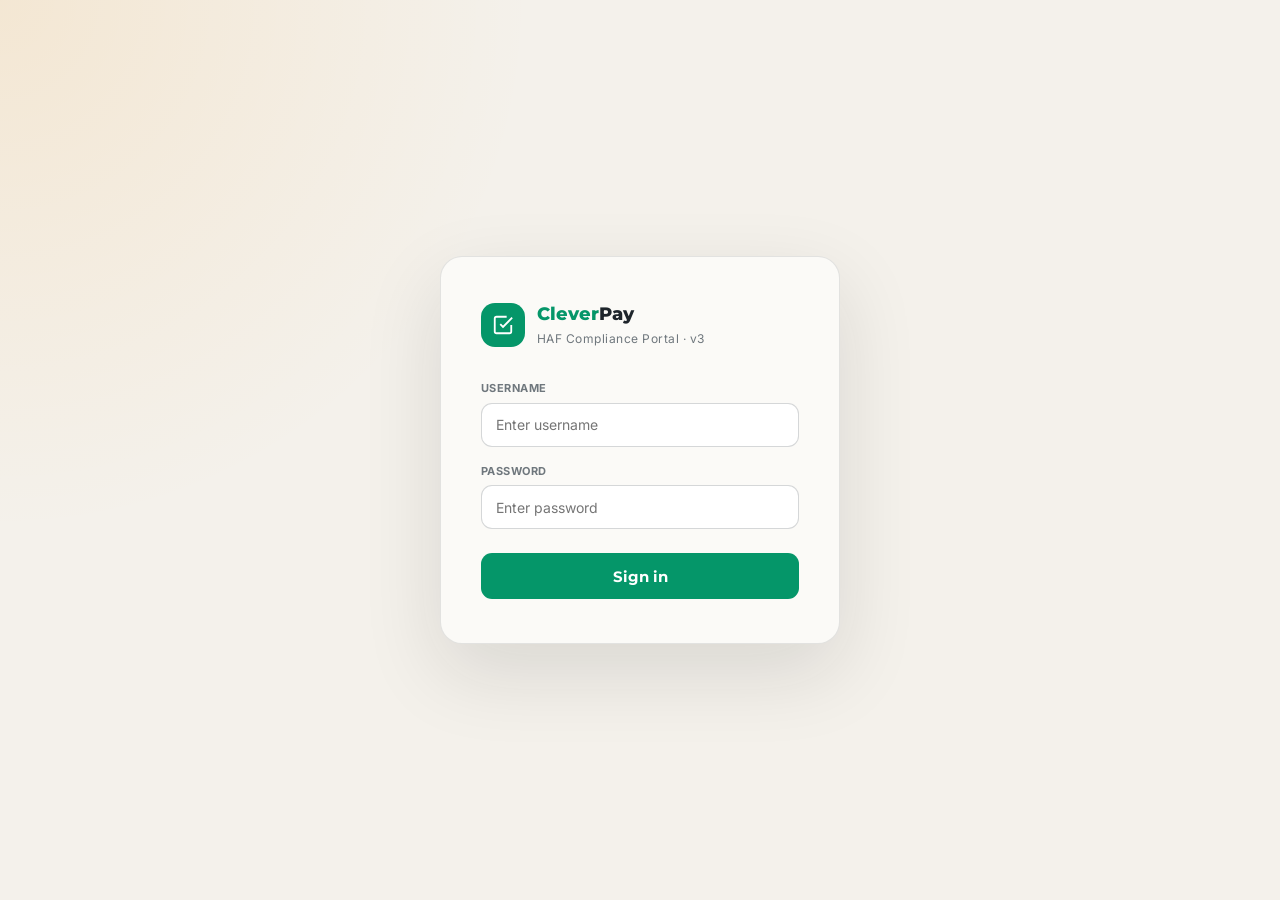
<file: index.html>
<!DOCTYPE html>
<html lang="en">
<head>
<meta charset="UTF-8">
<meta name="viewport" content="width=device-width, initial-scale=1.0">
<title>CleverPay — Compliance Portal v3</title>
<link rel="preconnect" href="https://fonts.googleapis.com">
<link rel="preconnect" href="https://fonts.gstatic.com" crossorigin>
<link href="https://fonts.googleapis.com/css2?family=Inter:wght@400;500;600;700&family=Montserrat:wght@700;800;900&display=swap" rel="stylesheet">
<link rel="stylesheet" href="cp-styles1.css">
<link rel="stylesheet" href="cp-styles2.css">
</head>
<body>
<div id="login-screen">
  <div class="lbox">
    <div class="llogo">
      <div class="llogo-ic">
        <svg viewBox="0 0 24 24"><path d="M9 11l3 3L22 4"/><path d="M21 12v7a2 2 0 01-2 2H5a2 2 0 01-2-2V5a2 2 0 012-2h11"/></svg>
      </div>
      <div>
        <div class="llogo-nm"><span>Clever</span>Pay</div>
        <div class="llogo-sub">HAF Compliance Portal · v3</div>
      </div>
    </div>
    <div class="lfield">
      <label>Username</label>
      <input type="text" id="lu" placeholder="Enter username" autocomplete="off">
    </div>
    <div class="lfield">
      <label>Password</label>
      <input type="password" id="lp" placeholder="Enter password" onkeydown="if(event.key==='Enter')doLogin()">
    </div>
    <button class="lbtn" onclick="doLogin()">Sign in</button>
    <div class="lerr" id="lerr">Incorrect username or password.</div>
  </div>
</div>
<div id="app">
<div class="app">
  <aside class="sidebar">
    <div class="brand">
      <div class="brand-ic">
        <svg viewBox="0 0 24 24"><path d="M9 11l3 3L22 4"/><path d="M21 12v7a2 2 0 01-2 2H5a2 2 0 01-2-2V5a2 2 0 012-2h11"/></svg>
      </div>
      <div>
        <div class="brand-nm"><span>Clever</span>Pay</div>
        <div class="brand-tg">Compliance Portal</div>
      </div>
    </div>
    <div class="ustrip">
      <div class="uav" id="s-av">??</div>
      <div>
        <div class="unm" id="s-nm">—</div>
        <div class="url" id="s-rl">—</div>
      </div>
    </div>
    <nav class="nav">
      <div class="nlbl">Review</div>
      <button class="nb active" id="nb-dashboard" onclick="showPage('dashboard')">
        <svg viewBox="0 0 24 24"><rect x="3" y="3" width="7" height="7"/><rect x="14" y="3" width="7" height="7"/><rect x="14" y="14" width="7" height="7"/><rect x="3" y="14" width="7" height="7"/></svg>Dashboard
      </button>
      <button class="nb" id="nb-queue" onclick="showPage('queue')">
        <svg viewBox="0 0 24 24"><line x1="8" y1="6" x2="21" y2="6"/><line x1="8" y1="12" x2="21" y2="12"/><line x1="8" y1="18" x2="21" y2="18"/><line x1="3" y1="6" x2="3.01" y2="6"/><line x1="3" y1="12" x2="3.01" y2="12"/><line x1="3" y1="18" x2="3.01" y2="18"/></svg>Review Queue
        <span class="nbbadge a" id="nb-queue-badge">3</span>
      </button>
      <div class="nsep"></div>
      <div class="nlbl">Inboxes</div>
      <button class="nb" id="nb-gdrive" onclick="showPage('gdrive')">
        <svg viewBox="0 0 24 24"><path d="M22 19a2 2 0 01-2 2H4a2 2 0 01-2-2V5a2 2 0 012-2h5l2 3h9a2 2 0 012 2z"/></svg>Google Drive
      </button>
      <button class="nb" id="nb-cpdirect" onclick="showPage('cpdirect')">
        <svg viewBox="0 0 24 24"><polyline points="16 16 12 12 8 16"/><line x1="12" y1="12" x2="12" y2="21"/><path d="M20.39 18.39A5 5 0 0018 9h-1.26A8 8 0 103 16.3"/></svg>CP Direct
      </button>
      <div class="nsep"></div>
      <div class="nlbl">Drivers</div>
      <button class="nb" id="nb-crm" onclick="showPage('crm')">
        <svg viewBox="0 0 24 24"><path d="M17 21v-2a4 4 0 00-4-4H5a4 4 0 00-4 4v2"/><circle cx="9" cy="7" r="4"/><path d="M23 21v-2a4 4 0 00-3-3.87"/><path d="M16 3.13a4 4 0 010 7.75"/></svg>Driver CRM
      </button>
      <button class="nb" id="nb-missing" onclick="showPage('missing')">
        <svg viewBox="0 0 24 24"><circle cx="12" cy="12" r="10"/><line x1="12" y1="8" x2="12" y2="12"/><line x1="12" y1="16" x2="12.01" y2="16"/></svg>Missing Docs
        <span class="nbbadge" id="nb-missing-badge">2</span>
      </button>
      <button class="nb" id="nb-expiry" onclick="showPage('expiry')">
        <svg viewBox="0 0 24 24"><circle cx="12" cy="12" r="10"/><polyline points="12 6 12 12 16 14"/></svg>Expiry &amp; Renewals
      </button>
      <button class="nb" id="nb-rag" onclick="showPage('rag')">
        <svg viewBox="0 0 24 24"><polyline points="22 12 18 12 15 21 9 3 6 12 2 12"/></svg>RAG Board
      </button>
      <div class="nsep"></div>
      <div class="nlbl">Integrations</div>
      <button class="nb" id="nb-plnasync" onclick="showPage('plnasync')">
        <svg viewBox="0 0 24 24"><polyline points="23 4 23 10 17 10"/><polyline points="1 20 1 14 7 14"/><path d="M3.51 9a9 9 0 0114.85-3.36L23 10M1 14l4.64 4.36A9 9 0 0020.49 15"/></svg>PLNA Sync
      </button>
      <button class="nb" id="nb-knect" onclick="showPage('knect')">
        <svg viewBox="0 0 24 24"><path d="M10 13a5 5 0 007.54.54l3-3a5 5 0 00-7.07-7.07l-1.72 1.71"/><path d="M14 11a5 5 0 00-7.54-.54l-3 3a5 5 0 007.07 7.07l1.71-1.71"/></svg>KNECT Eligibility
      </button>
      <div class="nsep"></div>
      <div class="nlbl">Communication</div>
      <button class="nb" id="nb-messages" onclick="showPage('messages')">
        <svg viewBox="0 0 24 24"><path d="M21 15a2 2 0 01-2 2H7l-4 4V5a2 2 0 012-2h14a2 2 0 012 2z"/></svg>Messages
      </button>
      <button class="nb" id="nb-audit" onclick="showPage('audit')">
        <svg viewBox="0 0 24 24"><path d="M14 2H6a2 2 0 00-2 2v16a2 2 0 002 2h12a2 2 0 002-2V8z"/><polyline points="14 2 14 8 20 8"/><line x1="16" y1="13" x2="8" y2="13"/><line x1="16" y1="17" x2="8" y2="17"/><polyline points="10 9 9 9 8 9"/></svg>Audit Trail
      </button>
      <div class="nsep"></div>
      <div class="nlbl">Management</div>
      <button class="nb" id="nb-reports" onclick="showPage('reports')">
        <svg viewBox="0 0 24 24"><line x1="18" y1="20" x2="18" y2="10"/><line x1="12" y1="20" x2="12" y2="4"/><line x1="6" y1="20" x2="6" y2="14"/></svg>Reports
      </button>
      <button class="nb" id="nb-docrules" onclick="showPage('docrules')">
        <svg viewBox="0 0 24 24"><circle cx="12" cy="12" r="3"/><path d="M19.07 4.93l-1.41 1.41"/><path d="M4.93 4.93l1.41 1.41"/><path d="M19.07 19.07l-1.41-1.41"/><path d="M4.93 19.07l1.41-1.41"/><path d="M12 2v2"/><path d="M12 20v2"/><path d="M2 12h2"/><path d="M20 12h2"/></svg>Doc Rules
      </button>
      <button class="nb" id="nb-settings" style="display:none" onclick="showPage('settings')">
        <svg viewBox="0 0 24 24"><rect x="3" y="11" width="18" height="11" rx="2" ry="2"/><path d="M7 11V7a5 5 0 0110 0v4"/></svg>Settings
        <span style="font-size:9px;margin-left:auto;opacity:.5;font-weight:700;">Admin</span>
      </button>
      <div class="nsep"></div>
      <div class="nlbl">HAF Network</div>
      <a href="haf-index.html" class="nb">
        <svg viewBox="0 0 24 24"><path d="M3 9l9-7 9 7v11a2 2 0 01-2 2H5a2 2 0 01-2-2z"/><polyline points="9 22 9 12 15 12 15 22"/></svg>HAF Hub<span class="nb-ext">→</span>
      </a>
      <a href="knect-v2.html" class="nb">
        <svg viewBox="0 0 24 24"><path d="M10 13a5 5 0 007.54.54l3-3a5 5 0 00-7.07-7.07l-1.72 1.71"/><path d="M14 11a5 5 0 00-7.54-.54l-3 3a5 5 0 007.07 7.07l1.71-1.71"/></svg>HAF KNECT<span class="nb-ext">→</span>
      </a>
      <a href="plna-github/dashboard.html" class="nb">
        <svg viewBox="0 0 24 24"><rect x="1" y="3" width="15" height="13" rx="2"/><polygon points="16 8 20 8 23 11 23 16 16 16 16 8"/><circle cx="5.5" cy="18.5" r="2.5"/><circle cx="18.5" cy="18.5" r="2.5"/></svg>HAF PLNA<span class="nb-ext">→</span>
      </a>
    </nav>
    <div class="sfoot">
      <div class="throw">
        <span>
          <svg viewBox="0 0 24 24" class="ico-sun"><circle cx="12" cy="12" r="5"/><line x1="12" y1="1" x2="12" y2="3"/><line x1="12" y1="21" x2="12" y2="23"/><line x1="4.22" y1="4.22" x2="5.64" y2="5.64"/><line x1="18.36" y1="18.36" x2="19.78" y2="19.78"/><line x1="1" y1="12" x2="3" y2="12"/><line x1="21" y1="12" x2="23" y2="12"/><line x1="4.22" y1="19.78" x2="5.64" y2="18.36"/><line x1="18.36" y1="5.64" x2="19.78" y2="4.22"/></svg>
          Theme
        </span>
        <button class="ttog" onclick="toggleTheme()">
          <div class="knob">
            <svg class="ico-sun" viewBox="0 0 24 24"><circle cx="12" cy="12" r="5"/><line x1="12" y1="1" x2="12" y2="3"/><line x1="12" y1="21" x2="12" y2="23"/><line x1="4.22" y1="4.22" x2="5.64" y2="5.64"/></svg>
            <svg class="ico-moon" viewBox="0 0 24 24"><path d="M21 12.79A9 9 0 1111.21 3 7 7 0 0021 12.79z"/></svg>
          </div>
        </button>
      </div>
      <button class="sbtn" onclick="doLogout()">Sign out</button>
    </div>
  </aside>
  <main class="workspace">
    <div class="topbar">
      <div class="tb-ttl" id="tb-ttl">CLEVERPAY · <b>DASHBOARD</b></div>
      <div class="tb-act" id="tb-act"></div>
    </div>
    <div class="canvas" id="canvas"></div>
  </main>
</div>
</div>
<div class="mbg" id="edit-modal">
  <div class="mbox">
    <div class="mhead">
      <h2 id="edit-modal-title">Edit Compliance</h2>
      <button class="mcls" onclick="closeModal('edit-modal')">×</button>
    </div>
    <div id="edit-modal-body"></div>
  </div>
</div>
<script src="cp-data.js"></script>
<script src="cp-pages1.js"></script>
<script src="cp-pages2.js"></script>
<script src="cp-pages2b.js"></script>
<script src="cp-pages3.js"></script>
</body>
</html>
</file>
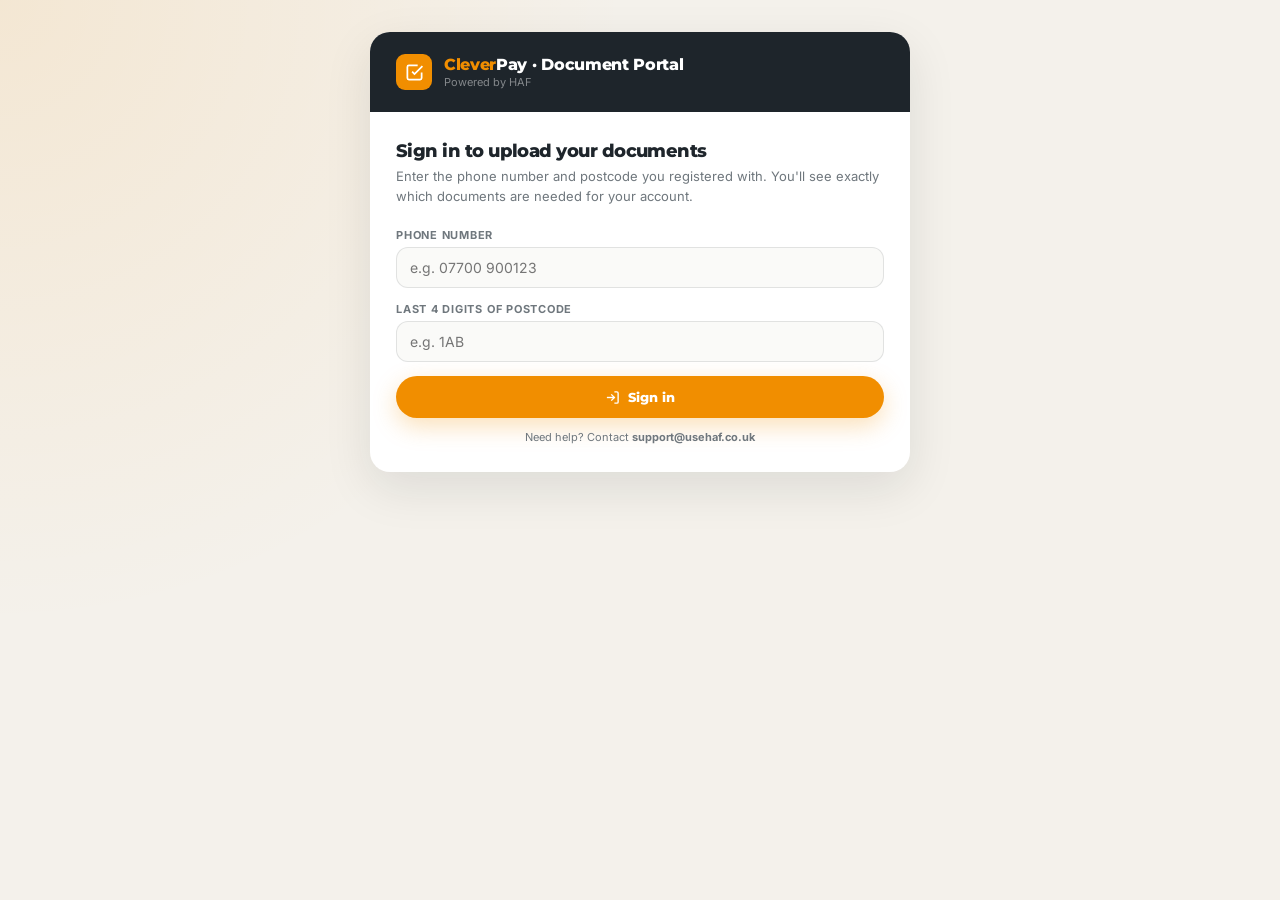
<file: upload.html>
<!DOCTYPE html>
<html lang="en">
<head>
<meta charset="UTF-8">
<meta name="viewport" content="width=device-width,initial-scale=1.0">
<title>Document Portal — CleverPay × HAF</title>
<link href="https://fonts.googleapis.com/css2?family=Inter:wght@400;500;600;700&family=Montserrat:wght@700;800&display=swap" rel="stylesheet">
<style>
:root{--or:#f18e00;--bg:#f4f1eb;--dk:#1e252b;--mu:#6f777d;--ln:rgba(47,55,62,.12);--gr:#2a7d4f;--am:#b98530;--rd:#b4483f}
*{box-sizing:border-box;margin:0;padding:0}
body{font-family:"Inter",sans-serif;background:radial-gradient(circle at top left,rgba(241,142,0,.10),transparent 40%),var(--bg);min-height:100vh;color:var(--dk);-webkit-font-smoothing:antialiased}
.page{min-height:100vh;display:flex;flex-direction:column;align-items:center;justify-content:flex-start;padding:32px 16px 48px}
.card{background:#fff;border-radius:20px;box-shadow:0 16px 48px rgba(22,25,27,.10);width:100%;max-width:540px;overflow:hidden}
.hd{background:var(--dk);padding:22px 26px;display:flex;align-items:center;gap:12px}
.hi{width:36px;height:36px;background:var(--or);border-radius:9px;display:flex;align-items:center;justify-content:center;flex-shrink:0}
.hi svg{width:19px;height:19px;stroke:#fff;fill:none;stroke-width:2.2}
.hn{font-family:"Montserrat",sans-serif;font-size:16px;font-weight:800;color:#fff;letter-spacing:-.02em}
.hn span{color:var(--or)}
.hs{font-size:11px;color:rgba(255,255,255,.45);margin-top:1px}
#login{padding:28px 26px}
#login h1{font-family:"Montserrat",sans-serif;font-size:18px;font-weight:800;letter-spacing:-.03em;margin-bottom:5px}
#login p{font-size:13px;color:var(--mu);line-height:1.5;margin-bottom:22px}
.fl{margin-bottom:14px}
.fl label{display:block;font-size:11px;font-weight:700;color:var(--mu);letter-spacing:.07em;text-transform:uppercase;margin-bottom:5px}
.fl input{width:100%;padding:11px 13px;border:1.5px solid var(--ln);border-radius:12px;font-size:14px;font-family:inherit;color:var(--dk);background:#fafaf8;outline:none;transition:border-color .15s}
.fl input:focus{border-color:var(--or)}
.err{display:none;font-size:12px;color:var(--rd);margin-top:8px;padding:9px 12px;background:#fdf2f2;border-radius:9px}
.pbtn{width:100%;padding:13px;background:var(--or);color:#fff;font-family:"Montserrat",sans-serif;font-size:13px;font-weight:800;border:none;border-radius:999px;cursor:pointer;box-shadow:0 8px 24px rgba(241,142,0,.28);transition:transform .12s;margin-top:6px;display:flex;align-items:center;justify-content:center;gap:8px}
.pbtn:hover{transform:translateY(-1px)}
.pbtn svg{width:15px;height:15px;stroke:#fff;fill:none;stroke-width:2.2}
.hint{font-size:11px;color:var(--mu);text-align:center;margin-top:12px}
#dash{display:none}
.dh{padding:18px 26px 0;display:flex;align-items:flex-start;justify-content:space-between;gap:10px;flex-wrap:wrap}
.dh h2{font-family:"Montserrat",sans-serif;font-size:15px;font-weight:800;letter-spacing:-.03em}
.dh p{font-size:12px;color:var(--mu);margin-top:2px}
.btype{font-size:10px;font-weight:700;padding:4px 10px;border-radius:999px;background:rgba(241,142,0,.12);color:#8a5a00;letter-spacing:.04em;text-transform:uppercase;white-space:nowrap}
.pb{margin:14px 26px 0;background:var(--ln);border-radius:999px;height:5px;overflow:hidden}
.pf{height:100%;background:var(--or);border-radius:999px;transition:width .5s}
.pl{margin:5px 26px 12px;font-size:11px;color:var(--mu);display:flex;justify-content:space-between}
.noti{margin:0 26px 16px;background:#fff9f0;border:1.5px solid rgba(241,142,0,.22);border-radius:11px;padding:10px 13px;font-size:12px;color:#8a5a00;line-height:1.5}
.noti b{font-weight:700}
.dl{padding:0 26px 26px;display:flex;flex-direction:column;gap:9px}
.di{border:1.5px solid var(--ln);border-radius:13px;padding:13px 14px;display:flex;align-items:center;gap:11px}
.di.ok{border-color:rgba(42,125,79,.25);background:#edf7f1}
.di.pend{border-color:rgba(185,133,48,.25);background:#fff8eb}
.di.exp{border-color:rgba(180,72,63,.25);background:#fdf2f2}
.dic{width:34px;height:34px;border-radius:9px;display:flex;align-items:center;justify-content:center;flex-shrink:0;background:rgba(47,55,62,.07)}
.di.ok .dic{background:rgba(42,125,79,.12)}
.di.pend .dic{background:rgba(185,133,48,.12)}
.di.exp .dic{background:rgba(180,72,63,.12)}
.dic svg{width:16px;height:16px;fill:none;stroke-width:2;stroke:var(--mu)}
.di.ok .dic svg{stroke:var(--gr)}
.di.pend .dic svg{stroke:var(--am)}
.di.exp .dic svg{stroke:var(--rd)}
.din{flex:1;min-width:0}
.dnm{font-size:13px;font-weight:600}
.dsb{font-size:11px;color:var(--mu);margin-top:1px;overflow:hidden;text-overflow:ellipsis;white-space:nowrap}
.chip{display:inline-flex;font-size:10px;font-weight:700;padding:2px 7px;border-radius:999px;letter-spacing:.03em;text-transform:uppercase;margin-top:4px}
.cn{background:rgba(47,55,62,.08);color:var(--mu)}
.co{background:rgba(42,125,79,.12);color:var(--gr)}
.cp{background:rgba(185,133,48,.12);color:var(--am)}
.ce{background:rgba(180,72,63,.12);color:var(--rd)}
.ubtn{padding:8px 13px;background:var(--or);color:#fff;font-size:11px;font-weight:700;border:none;border-radius:999px;cursor:pointer;font-family:inherit;white-space:nowrap}
.rbtn{padding:8px 13px;background:none;color:var(--mu);font-size:11px;font-weight:600;border:1.5px solid var(--ln);border-radius:999px;cursor:pointer;font-family:inherit;white-space:nowrap}
.sft{padding:14px 26px;border-top:1px solid var(--ln);display:flex;align-items:center;justify-content:space-between}
.sft span{font-size:11px;color:var(--mu)}
.sobt{padding:6px 13px;background:none;border:1.5px solid var(--ln);border-radius:999px;font-size:11px;font-weight:600;color:var(--mu);cursor:pointer;font-family:inherit}
.ov{display:none;position:fixed;inset:0;background:rgba(0,0,0,.4);z-index:100;align-items:center;justify-content:center;padding:16px}
.ov.show{display:flex}
.mod{background:#fff;border-radius:18px;width:100%;max-width:400px;overflow:hidden;box-shadow:0 24px 72px rgba(0,0,0,.18)}
.mhd{background:var(--dk);padding:18px 22px;display:flex;align-items:center;justify-content:space-between}
.mhd h3{font-family:"Montserrat",sans-serif;font-size:14px;font-weight:800;color:#fff;letter-spacing:-.02em}
.mhd button{background:none;border:none;color:rgba(255,255,255,.4);font-size:20px;cursor:pointer;line-height:1}
.mbd{padding:22px}
.dz{border:2px dashed rgba(47,55,62,.2);border-radius:13px;padding:26px 18px;text-align:center;cursor:pointer;transition:.15s;background:#fafaf8;position:relative}
.dz:hover,.dz.drag{border-color:var(--or);background:#fff9f0}
.dz input{position:absolute;inset:0;opacity:0;cursor:pointer;width:100%;height:100%}
.dzi{width:40px;height:40px;background:rgba(241,142,0,.10);border-radius:10px;display:flex;align-items:center;justify-content:center;margin:0 auto 9px}
.dzi svg{width:19px;height:19px;stroke:var(--or);fill:none;stroke-width:2}
.dz h4{font-size:13px;font-weight:700;margin-bottom:3px}
.dz p{font-size:11px;color:var(--mu);margin:0}
.or2{color:var(--or)}
.sf{display:none;margin-top:10px;align-items:center;gap:8px;background:#edf7f1;border-radius:9px;padding:8px 11px}
.sf svg{width:14px;height:14px;stroke:var(--gr);fill:none;stroke-width:2;flex-shrink:0}
.sf span{font-size:12px;color:var(--gr);font-weight:500;flex:1}
.mf{display:flex;gap:9px;margin-top:14px}
.mf button{flex:1;padding:11px;border-radius:999px;font-family:inherit;font-size:12px;font-weight:700;cursor:pointer}
.mf .cn2{background:none;border:1.5px solid var(--ln);color:var(--mu)}
.mf .sb{background:var(--or);border:none;color:#fff}
.mf .sb:disabled{opacity:.4;cursor:not-allowed}
</style>
</head>
<body>
<div class="page">
<div class="card">
  <div class="hd">
    <div class="hi"><svg viewBox="0 0 24 24"><path d="M9 11l3 3L22 4"/><path d="M21 12v7a2 2 0 01-2 2H5a2 2 0 01-2-2V5a2 2 0 012-2h11"/></svg></div>
    <div><div class="hn"><span>Clever</span>Pay · Document Portal</div><div class="hs">Powered by HAF</div></div>
  </div>
  <div id="login">
    <h1>Sign in to upload your documents</h1>
    <p>Enter the phone number and postcode you registered with. You'll see exactly which documents are needed for your account.</p>
    <div class="fl"><label>Phone Number</label><input type="tel" id="lp" placeholder="e.g. 07700 900123" autocomplete="tel"></div>
    <div class="fl"><label>Last 4 digits of postcode</label><input type="text" id="lpc" placeholder="e.g. 1AB" maxlength="4"></div>
    <div class="err" id="lerr">Those details don't match our records. Please check and try again.</div>
    <button class="pbtn" onclick="doLogin()">
      <svg viewBox="0 0 24 24"><path d="M15 3h4a2 2 0 012 2v14a2 2 0 01-2 2h-4"/><polyline points="10 17 15 12 10 7"/><line x1="15" y1="12" x2="3" y2="12"/></svg>
      Sign in
    </button>
    <div class="hint">Need help? Contact <b>support@usehaf.co.uk</b></div>
  </div>
  <div id="dash">
    <div class="dh">
      <div><h2 id="dnm">—</h2><p>Your required compliance documents</p></div>
      <span class="btype" id="dtp">—</span>
    </div>
    <div class="pb"><div class="pf" id="pf" style="width:0%"></div></div>
    <div class="pl"><span id="plbl">0 of 0 approved</span><span id="ppct">0%</span></div>
    <div class="noti"><b>What happens next:</b> Upload each document below. CleverPay reviews within 24 hours and you'll get a text confirmation.</div>
    <div class="dl" id="dl"></div>
    <div class="sft"><span id="sfr">Ref: —</span><button class="sobt" onclick="doLogout()">Sign out</button></div>
  </div>
</div>
</div>
<div class="ov" id="ov">
  <div class="mod">
    <div class="mhd"><h3 id="mtl">Upload Document</h3><button onclick="closeMod()">×</button></div>
    <div class="mbd">
      <div class="dz" id="dz">
        <input type="file" id="mf" accept=".pdf,.jpg,.jpeg,.png,.heic" onchange="onFS(this)">
        <div class="dzi"><svg viewBox="0 0 24 24"><polyline points="16 16 12 12 8 16"/><line x1="12" y1="12" x2="12" y2="21"/><path d="M20.39 18.39A5 5 0 0018 9h-1.26A8 8 0 103 16.3"/></svg></div>
        <h4>Drag &amp; drop or <span class="or2">browse</span></h4>
        <p>PDF, JPG, PNG or HEIC · Max 10MB</p>
      </div>
      <div class="sf" id="sf">
        <svg viewBox="0 0 24 24"><path d="M14 2H6a2 2 0 00-2 2v16a2 2 0 002 2h12a2 2 0 002-2V8z"/><polyline points="14 2 14 8 20 8"/></svg>
        <span id="sfn">—</span>
      </div>
      <div class="mf">
        <button class="cn2" onclick="closeMod()">Cancel</button>
        <button class="sb" id="msb" onclick="doUpload()" disabled>Upload</button>
      </div>
    </div>
  </div>
</div>
<script src="upload-accounts.js"></script>
<script>
let U=null,OD=null;
function doLogin(){
  const p=document.getElementById('lp').value.replace(/\s/g,'').toLowerCase();
  const c=document.getElementById('lpc').value.replace(/\s/g,'').toLowerCase();
  const u=ACCOUNTS[p+c];
  if(!u){document.getElementById('lerr').style.display='block';return}
  document.getElementById('lerr').style.display='none';
  U=JSON.parse(JSON.stringify(u));
  document.getElementById('login').style.display='none';
  document.getElementById('dash').style.display='block';
  document.getElementById('dnm').textContent=U.name;
  document.getElementById('dtp').textContent=U.type;
  document.getElementById('sfr').textContent='Ref: '+U.ref;
  render();
}
const LB={none:'Not uploaded',ok:'Approved',pend:'Under review',exp:'Expired'};
const IC={doc:'<path d="M14 2H6a2 2 0 00-2 2v16a2 2 0 002 2h12a2 2 0 002-2V8z"/><polyline points="14 2 14 8 20 8"/>',ok:'<polyline points="20 6 9 17 4 12"/>',pend:'<circle cx="12" cy="12" r="10"/><polyline points="12 6 12 12 16 14"/>',exp:'<circle cx="12" cy="12" r="10"/><line x1="12" y1="8" x2="12" y2="12"/><line x1="12" y1="16" x2="12.01" y2="16"/>'};
function render(){
  const d=U.docs,ok=d.filter(x=>x.st==='ok').length,t=d.length,p=Math.round(ok/t*100);
  document.getElementById('pf').style.width=p+'%';
  document.getElementById('plbl').textContent=ok+' of '+t+' approved';
  document.getElementById('ppct').textContent=p+'%';
  document.getElementById('dl').innerHTML=d.map(x=>{
    const ic=x.st==='ok'?'ok':x.st==='pend'?'pend':x.st==='exp'?'exp':'doc';
    const sb=x.st==='none'?'Required — not yet uploaded':x.st==='ok'?'Uploaded: '+x.file:x.st==='pend'?'Pending review: '+x.file:'Expired — re-upload required: '+x.file;
    const btn=x.st==='none'||x.st==='exp'?`<button class="ubtn" onclick="openUp('${x.id}')">Upload</button>`:x.st==='pend'?`<button class="rbtn" onclick="openUp('${x.id}')">Replace</button>`:'';
    const cc=x.st==='ok'?'co':x.st==='pend'?'cp':x.st==='exp'?'ce':'cn';
    return`<div class="di ${x.st}"><div class="dic"><svg viewBox="0 0 24 24">${IC[ic]}</svg></div><div class="din"><div class="dnm">${x.nm}</div><div class="dsb">${sb}</div><span class="chip ${cc}">${LB[x.st]}</span></div><div>${btn}</div></div>`;
  }).join('');
}
function openUp(id){
  OD=id;const d=U.docs.find(x=>x.id===id);
  document.getElementById('mtl').textContent='Upload — '+d.nm;
  document.getElementById('mf').value='';
  document.getElementById('sf').style.display='none';
  document.getElementById('msb').disabled=true;
  document.getElementById('ov').classList.add('show');
}
function closeMod(){document.getElementById('ov').classList.remove('show')}
function onFS(i){
  if(!i.files[0])return;
  document.getElementById('sfn').textContent=i.files[0].name;
  document.getElementById('sf').style.display='flex';
  document.getElementById('msb').disabled=false;
}
function doUpload(){
  const b=document.getElementById('msb');b.textContent='Uploading…';b.disabled=true;
  const fn=document.getElementById('sfn').textContent;
  setTimeout(()=>{const d=U.docs.find(x=>x.id===OD);d.st='pend';d.file=fn;closeMod();render();},1400);
}
function doLogout(){
  U=null;document.getElementById('dash').style.display='none';
  document.getElementById('login').style.display='block';
  document.getElementById('lp').value='';document.getElementById('lpc').value='';
}
const dz=document.getElementById('dz');
dz.addEventListener('dragover',e=>{e.preventDefault();dz.classList.add('drag')});
dz.addEventListener('dragleave',()=>dz.classList.remove('drag'));
dz.addEventListener('drop',e=>{
  e.preventDefault();dz.classList.remove('drag');
  const f=e.dataTransfer.files[0];if(!f)return;
  document.getElementById('sfn').textContent=f.name;
  document.getElementById('sf').style.display='flex';
  document.getElementById('msb').disabled=false;
});
</script>
</body>
</html>
</file>
<file: cp-styles1.css>
:root{
  --orange:#f18e00;--orange-ink:#b46a00;
  --clever:#059669;--clever-2:#10b981;--clever-ink:#047857;
  --bg:#f4f1eb;--panel:#fbfaf7;--p2:#ffffff;
  --text:#1e252b;--muted:#6f777d;
  --line:rgba(47,55,62,.12);--line-s:rgba(47,55,62,.2);
  --shadow:0 28px 80px rgba(22,25,27,.12);--soft:0 14px 35px rgba(22,25,27,.08);
  --red:#b4483f;--amber:#b98530;--green:#4f7f58;
  --radius:22px;--rsm:16px;--rxs:11px;--pill:999px;
  --font:"Inter","Avenir Next",Arial,sans-serif;
  --display:"Montserrat","Inter",Arial,sans-serif;
  --ease:cubic-bezier(.22,1,.36,1);--t:160ms var(--ease);
}
body.dark{
  --bg:#0e1113;--panel:#171a1d;--p2:#202428;
  --text:#f4f1eb;--muted:#a9b0b4;
  --line:rgba(244,241,235,.12);--line-s:rgba(244,241,235,.22);
  --shadow:0 32px 90px rgba(0,0,0,.45);--soft:0 18px 45px rgba(0,0,0,.3);
}
*,*::before,*::after{box-sizing:border-box;}
html,body{margin:0;padding:0;}
body{font-family:var(--font);font-size:15px;line-height:1.5;color:var(--text);background:radial-gradient(circle at top left,rgba(241,142,0,.1),transparent 34%),var(--bg);-webkit-font-smoothing:antialiased;min-height:100dvh;transition:background var(--t),color var(--t);}
h1,h2,h3,h4{font-family:var(--display);letter-spacing:-.03em;margin:0;line-height:1.1;}
a{color:inherit;text-decoration:none;}
button{font-family:inherit;cursor:pointer;}

/* ── Login ─────────────────────────────────────────────── */
#login-screen{min-height:100dvh;display:flex;align-items:center;justify-content:center;padding:20px;}
.lbox{background:var(--panel);border:1px solid var(--line);border-radius:var(--radius);box-shadow:var(--shadow);padding:44px 40px;width:100%;max-width:400px;}
.llogo{display:flex;align-items:center;gap:12px;margin-bottom:32px;}
.llogo-ic{width:44px;height:44px;border-radius:14px;background:var(--clever);display:grid;place-items:center;}
.llogo-ic svg{width:22px;height:22px;stroke:#fff;stroke-width:2;fill:none;}
.llogo-nm{font-family:var(--display);font-weight:800;font-size:18px;}
.llogo-nm span{color:var(--clever);}
.llogo-sub{font-size:12px;color:var(--muted);margin-top:2px;letter-spacing:.04em;}
.lfield{margin-bottom:16px;}
.lfield label{display:block;font-size:11px;font-weight:700;color:var(--muted);margin-bottom:6px;letter-spacing:.04em;text-transform:uppercase;}
.lfield input{width:100%;height:44px;border:1px solid var(--line-s);border-radius:var(--rxs);background:var(--p2);color:var(--text);font-family:var(--font);font-size:14px;padding:0 14px;outline:none;transition:border-color var(--t);}
.lfield input:focus{border-color:var(--clever);}
.lbtn{width:100%;height:46px;border:none;border-radius:var(--rxs);background:var(--clever);color:#fff;font-family:var(--display);font-weight:700;font-size:15px;cursor:pointer;transition:opacity var(--t);margin-top:8px;}
.lbtn:hover{opacity:.88;}
.lerr{font-size:13px;color:var(--red);margin-top:12px;display:none;}

/* ── App shell ───────────────────────────────────────────── */
#app{display:none;}
.app{min-height:100vh;display:grid;grid-template-columns:268px 1fr;gap:22px;padding:22px;}
.sidebar{background:linear-gradient(180deg,var(--panel),var(--p2));border:1px solid var(--line);border-radius:var(--radius);box-shadow:var(--shadow);padding:20px 14px;display:flex;flex-direction:column;gap:10px;position:sticky;top:22px;height:calc(100vh - 44px);overflow:hidden;}
.brand{display:flex;align-items:center;gap:11px;padding:2px 4px 12px;border-bottom:1px solid var(--line);}
.brand-ic{width:40px;height:40px;flex:none;border-radius:12px;background:var(--clever);display:grid;place-items:center;box-shadow:var(--soft);}
.brand-ic svg{width:20px;height:20px;stroke:#fff;stroke-width:2;fill:none;}
.brand-nm{font-family:var(--display);font-weight:800;font-size:14px;}
.brand-nm span{color:var(--clever);}
.brand-tg{font-size:9.5px;letter-spacing:.16em;text-transform:uppercase;color:var(--muted);font-weight:700;}
.ustrip{display:flex;align-items:center;gap:10px;padding:9px 11px;border:1px solid var(--line);border-radius:var(--rxs);background:rgba(127,127,127,.04);flex:none;}
.uav{width:32px;height:32px;border-radius:9px;background:rgba(5,150,105,.12);color:var(--clever-ink);font-family:var(--display);font-weight:800;font-size:12px;display:grid;place-items:center;flex:none;}
.unm{font-weight:700;font-size:12.5px;}
.url{font-size:10px;color:var(--muted);font-weight:600;margin-top:1px;}
.nav{display:flex;flex-direction:column;gap:1px;overflow-y:auto;flex:1;scrollbar-width:thin;}
.nav::-webkit-scrollbar{width:3px;}
.nav::-webkit-scrollbar-thumb{background:var(--line);border-radius:99px;}
.nlbl{font-size:9px;letter-spacing:.14em;text-transform:uppercase;color:var(--muted);font-weight:800;padding:7px 12px 1px;opacity:.7;}
.nsep{height:1px;background:var(--line);margin:4px 6px;}
.nb{width:100%;height:38px;border:0;border-radius:11px;background:transparent;color:var(--muted);display:flex;align-items:center;gap:10px;padding:0 11px;cursor:pointer;transition:background var(--t),color var(--t);font-size:12.5px;font-weight:600;text-align:left;text-decoration:none;font-family:var(--font);}
.nb svg{width:15px;height:15px;stroke:currentColor;stroke-width:1.8;fill:none;flex:none;}
.nb:hover{background:rgba(5,150,105,.08);color:var(--text);}
.nb.active{background:rgba(5,150,105,.13);color:var(--clever);}
.nb-ext{font-size:9px;margin-left:auto;opacity:.5;}
.nbbadge{min-width:17px;height:17px;border-radius:9px;background:var(--red);color:#fff;font-size:9px;font-weight:800;text-align:center;line-height:17px;padding:0 4px;margin-left:auto;flex:none;}
.nbbadge.a{background:var(--amber);}
.sfoot{margin-top:auto;padding-top:10px;border-top:1px solid var(--line);display:flex;flex-direction:column;gap:7px;flex:none;}
.throw{display:flex;align-items:center;justify-content:space-between;padding:0 4px;}
.throw>span{font-size:11.5px;color:var(--muted);font-weight:600;display:flex;align-items:center;gap:6px;}
.throw>span svg{width:14px;height:14px;stroke:currentColor;stroke-width:1.8;fill:none;}
.ttog{width:46px;height:24px;background:var(--p2);border:1px solid var(--line);border-radius:var(--pill);position:relative;cursor:pointer;box-shadow:var(--soft);flex:none;}
.ttog .knob{position:absolute;top:2px;left:2px;width:18px;height:18px;border-radius:var(--pill);background:var(--muted);transition:left var(--t),background var(--t);display:flex;align-items:center;justify-content:center;}
.ttog .knob svg{width:10px;height:10px;stroke:#fff;stroke-width:2;fill:none;}
.ttog .ico-moon{display:none;}
body.dark .ttog .knob{left:24px;background:var(--orange);}
body.dark .ttog .ico-sun{display:none;}
body.dark .ttog .ico-moon{display:block;}
.sbtn{width:100%;height:34px;border:1px solid var(--line);border-radius:10px;background:transparent;color:var(--muted);font-family:var(--font);font-size:12.5px;font-weight:600;cursor:pointer;transition:border-color var(--t),color var(--t);}
.sbtn:hover{border-color:rgba(180,72,63,.4);color:var(--red);}

/* ── Workspace ───────────────────────────────────────────── */
.workspace{background:linear-gradient(180deg,var(--panel),var(--p2));border:1px solid var(--line);border-radius:var(--radius);box-shadow:var(--shadow);display:flex;flex-direction:column;overflow:hidden;min-width:0;}
.topbar{display:flex;align-items:center;justify-content:space-between;gap:16px;padding:18px 26px;border-bottom:1px solid var(--line);flex:none;}
.tb-ttl{font-size:10px;letter-spacing:.14em;text-transform:uppercase;color:var(--muted);font-weight:800;}
.tb-ttl b{color:var(--clever);}
.tb-act{display:flex;align-items:center;gap:8px;}
.canvas{flex:1;padding:26px;overflow-y:auto;}

/* ── Buttons ─────────────────────────────────────────────── */
.btn{display:inline-flex;align-items:center;gap:6px;height:34px;padding:0 14px;border-radius:9px;font-size:12.5px;font-weight:700;font-family:var(--font);cursor:pointer;border:none;transition:opacity var(--t);}
.btn:hover{opacity:.82;}
.btn-clever{background:var(--clever);color:#fff;}
.btn-orange{background:var(--orange);color:#fff;}
.btn-ghost{background:transparent;border:1px solid var(--line-s);color:var(--text);}
.btn-red{background:var(--red);color:#fff;}
.btn svg{width:14px;height:14px;stroke:currentColor;stroke-width:2;fill:none;}

/* ── KPI grid ────────────────────────────────────────────── */
.kgrid{display:grid;grid-template-columns:repeat(auto-fill,minmax(150px,1fr));gap:12px;margin-bottom:20px;}
.kpi{background:var(--p2);border:1px solid var(--line);border-radius:var(--rsm);padding:16px;position:relative;overflow:hidden;}
.kpi-v{font-family:var(--display);font-size:30px;font-weight:900;letter-spacing:-.04em;line-height:1;}
.kpi-l{font-size:10px;color:var(--muted);font-weight:700;text-transform:uppercase;letter-spacing:.06em;margin-top:5px;}
.kpi-ac{position:absolute;bottom:0;left:0;right:0;height:3px;}
.kpi-ac.g{background:var(--clever);}
.kpi-ac.a{background:var(--amber);}
.kpi-ac.r{background:var(--red);}
.kpi-ac.o{background:var(--orange);}

/* ── Cards ───────────────────────────────────────────────── */
.card{background:var(--p2);border:1px solid var(--line);border-radius:var(--rsm);padding:18px;margin-bottom:14px;}
.card-ttl{font-family:var(--display);font-weight:800;font-size:13px;margin-bottom:12px;display:flex;align-items:center;justify-content:space-between;}

/* ── Tables ─────────────────────────────────────────────── */
.twrap{overflow-x:auto;}
.tbl{width:100%;border-collapse:collapse;font-size:12.5px;}
.tbl th{font-size:9.5px;font-weight:800;text-transform:uppercase;letter-spacing:.07em;color:var(--muted);padding:0 12px 9px;text-align:left;border-bottom:1px solid var(--line);}
</file>
<file: cp-styles2.css>
.tbl td{padding:10px 12px;border-bottom:1px solid var(--line);vertical-align:middle;}
.tbl tr:last-child td{border-bottom:none;}
.tbl tbody tr:hover{background:rgba(5,150,105,.04);cursor:pointer;}

/* ── Status ─────────────────────────────────────────────── */
.rag{display:inline-flex;align-items:center;gap:4px;font-size:10.5px;font-weight:700;padding:3px 8px;border-radius:var(--pill);}
.rag.G{background:rgba(79,127,88,.12);color:var(--green);}
.rag.A{background:rgba(185,133,48,.12);color:var(--amber);}
.rag.R{background:rgba(180,72,63,.12);color:var(--red);}
.rag::before{content:'';width:5px;height:5px;border-radius:50%;flex-shrink:0;background:currentColor;}
.chip{display:inline-flex;align-items:center;font-size:10.5px;font-weight:700;padding:2px 8px;border-radius:var(--pill);}
.ok{background:rgba(5,150,105,.1);color:var(--clever-ink);}
.missing,.expired,.blocked{background:rgba(180,72,63,.1);color:var(--red);}
.pending,.limited{background:rgba(185,133,48,.1);color:var(--amber);}
.na{background:rgba(127,127,127,.1);color:var(--muted);}
.eligible,.active{background:rgba(5,150,105,.1);color:var(--clever-ink);}

/* ── Section label ───────────────────────────────────── */
.slbl{font-size:10px;font-weight:800;text-transform:uppercase;letter-spacing:.1em;color:var(--muted);margin:18px 0 10px;}
.slbl:first-child{margin-top:0;}

/* ── Activity feed ──────────────────────────────────── */
.feed{display:flex;flex-direction:column;}
.fi{display:flex;gap:11px;padding:9px 0;border-bottom:1px solid var(--line);}
.fi:last-child{border-bottom:none;}
.fidot{width:7px;height:7px;border-radius:50%;flex-shrink:0;margin-top:5px;}
.fidot.g{background:var(--clever);}
.fidot.a{background:var(--amber);}
.fidot.r{background:var(--red);}
.fitxt{font-size:12.5px;line-height:1.5;}
.fitm{font-size:10.5px;color:var(--muted);margin-top:1px;}

/* ── RAG board ────────────────────────────────────────────── */
.rgboard{display:grid;grid-template-columns:1fr 1fr 1fr;gap:14px;}
.rgcol{background:var(--p2);border:1px solid var(--line);border-radius:var(--rsm);padding:14px;}
.rghead{font-size:10px;font-weight:800;text-transform:uppercase;letter-spacing:.08em;margin-bottom:10px;display:flex;align-items:center;gap:6px;}
.rghead .dot{width:7px;height:7px;border-radius:50%;}
.rgcard{padding:9px 11px;border:1px solid var(--line);border-radius:var(--rxs);margin-bottom:7px;cursor:pointer;transition:border-color var(--t);}
.rgcard:hover{border-color:var(--clever);}
.rgnm{font-size:12.5px;font-weight:700;}
.rgsub{font-size:10.5px;color:var(--muted);margin-top:1px;}

/* ── Doc grid ────────────────────────────────────────────── */
.docgrid{display:grid;grid-template-columns:repeat(auto-fill,minmax(190px,1fr));gap:8px;margin-bottom:14px;}
.ditem{background:var(--panel);border:1px solid var(--line);border-radius:var(--rxs);padding:10px 12px;}
.dinm{font-size:11.5px;font-weight:700;margin-bottom:3px;}
.dimeta{font-size:10.5px;color:var(--muted);}
.dreq{font-size:9px;font-weight:700;color:var(--clever-ink);background:rgba(5,150,105,.08);border-radius:4px;padding:1px 5px;margin-right:3px;}
.dopt{font-size:9px;font-weight:700;color:var(--muted);background:rgba(127,127,127,.08);border-radius:4px;padding:1px 5px;margin-right:3px;}

/* ── Driver profile ──────────────────────────────────── */
.dph{display:flex;align-items:flex-start;gap:16px;margin-bottom:20px;}
.dpav{width:52px;height:52px;border-radius:14px;background:rgba(5,150,105,.12);color:var(--clever-ink);font-family:var(--display);font-weight:800;font-size:20px;display:grid;place-items:center;flex:none;}
.dpmeta h2{font-size:18px;margin-bottom:4px;}
.dpmeta p{font-size:12.5px;color:var(--muted);margin:0;}
.dpacts{display:flex;gap:7px;flex-wrap:wrap;margin-top:10px;}

/* ── Rule cards ────────────────────────────────────────────── */
.rcard{background:var(--p2);border:1px solid var(--line);border-radius:var(--rsm);padding:14px;margin-bottom:10px;}
.rcard-nm{font-weight:700;font-size:13.5px;margin-bottom:4px;}
.rcard-desc{font-size:11.5px;color:var(--muted);margin-bottom:8px;}
.rcard-docs{display:flex;flex-wrap:wrap;gap:5px;}
.rdoc{font-size:10.5px;font-weight:700;padding:2px 8px;border-radius:var(--pill);background:rgba(5,150,105,.1);color:var(--clever-ink);}

/* ── Messages ────────────────────────────────────────────── */
.mlist{display:flex;flex-direction:column;gap:7px;}
.mitem{background:var(--p2);border:1px solid var(--line);border-radius:var(--rsm);padding:13px;cursor:pointer;transition:border-color var(--t);}
.mitem:hover{border-color:var(--clever);}
.mdrv{font-weight:700;font-size:12.5px;}
.mprev{font-size:11.5px;color:var(--muted);margin-top:2px;white-space:nowrap;overflow:hidden;text-overflow:ellipsis;}
.mtime{font-size:10.5px;color:var(--muted);margin-top:3px;}
.mthread{margin-bottom:12px;}
.mbub{background:var(--panel);border:1px solid var(--line);border-radius:var(--rxs);padding:10px 13px;margin-bottom:7px;}
.mbub.out{background:rgba(5,150,105,.07);border-color:rgba(5,150,105,.18);}
.mbfrom{font-size:10px;font-weight:700;color:var(--muted);margin-bottom:3px;}
.mbbody{font-size:12.5px;line-height:1.5;}
.mbtime{font-size:10px;color:var(--muted);margin-top:3px;}
.mcompose{display:flex;gap:8px;margin-top:10px;}
.mcompose textarea{flex:1;border:1px solid var(--line-s);border-radius:var(--rxs);background:var(--p2);color:var(--text);font-family:var(--font);font-size:13px;padding:9px 12px;outline:none;resize:none;height:66px;transition:border-color var(--t);}
.mcompose textarea:focus{border-color:var(--clever);}

/* ── Search bar ────────────────────────────────────────────── */
.sbar{display:flex;align-items:center;gap:9px;margin-bottom:14px;}
.sbar input{flex:1;height:36px;border:1px solid var(--line-s);border-radius:9px;background:var(--p2);color:var(--text);font-family:var(--font);font-size:12.5px;padding:0 13px;outline:none;transition:border-color var(--t);}
.sbar input:focus{border-color:var(--clever);}

/* ── Alert ───────────────────────────────────────────────── */
.alert{padding:10px 14px;border-radius:var(--rxs);font-size:12.5px;margin-bottom:12px;}
.alert-a{background:rgba(185,133,48,.1);border:1px solid rgba(185,133,48,.2);color:var(--amber);}
.alert-r{background:rgba(180,72,63,.1);border:1px solid rgba(180,72,63,.2);color:var(--red);}
.alert-g{background:rgba(5,150,105,.1);border:1px solid rgba(5,150,105,.2);color:var(--clever-ink);}

/* ── Pact row ─────────────────────────────────────────────── */
.pact{display:flex;align-items:center;justify-content:space-between;margin-bottom:18px;gap:10px;}
.pact h1{font-size:19px;}
.pact-r{display:flex;gap:7px;}

/* ── Modal ───────────────────────────────────────────────── */
.mbg{position:fixed;inset:0;background:rgba(15,17,19,.45);z-index:100;display:none;align-items:center;justify-content:center;padding:20px;}
.mbg.open{display:flex;}
.mbox{background:var(--panel);border:1px solid var(--line);border-radius:var(--radius);box-shadow:var(--shadow);width:100%;max-width:620px;max-height:90vh;overflow-y:auto;padding:28px;}
.mhead{display:flex;align-items:center;justify-content:space-between;margin-bottom:18px;}
.mhead h2{font-family:var(--display);font-size:17px;font-weight:800;}
.mcls{background:transparent;border:none;font-size:20px;color:var(--muted);cursor:pointer;line-height:1;padding:0;}
.frow{display:grid;grid-template-columns:1fr 1fr;gap:12px;margin-bottom:12px;}
.frow.full{grid-template-columns:1fr;}
.fg label{display:block;font-size:10.5px;font-weight:700;text-transform:uppercase;letter-spacing:.05em;color:var(--muted);margin-bottom:5px;}
.fg select,.fg input[type=text],.fg input[type=date],.fg textarea{width:100%;border:1px solid var(--line-s);border-radius:var(--rxs);background:var(--p2);color:var(--text);font-family:var(--font);font-size:13px;padding:7px 11px;outline:none;transition:border-color var(--t);}
.fg select:focus,.fg input:focus,.fg textarea:focus{border-color:var(--clever);}
.fg textarea{resize:vertical;min-height:66px;}
.macts{display:flex;gap:8px;margin-top:18px;justify-content:flex-end;}

/* ── GDrive inbox items ──────────────────────────────── */
.initem{display:flex;align-items:center;gap:13px;padding:12px 16px;background:var(--p2);border:1px solid var(--line);border-radius:var(--rsm);margin-bottom:8px;cursor:pointer;transition:border-color var(--t);}
.initem:hover{border-color:var(--clever);}
.inico{width:36px;height:36px;border-radius:10px;display:grid;place-items:center;flex:none;}
.inico svg{width:18px;height:18px;stroke:currentColor;stroke-width:1.8;fill:none;}
.ininfo{flex:1;}
.innm{font-weight:700;font-size:13px;}
.insub{font-size:11.5px;color:var(--muted);margin-top:1px;}

/* ── Settings ────────────────────────────────────────────── */
.setsec{margin-bottom:24px;}
.setsec-ttl{font-family:var(--display);font-weight:800;font-size:14px;margin-bottom:12px;padding-bottom:8px;border-bottom:1px solid var(--line);}
.setrow{display:flex;align-items:center;justify-content:space-between;padding:10px 0;border-bottom:1px solid var(--line);}
.setrow:last-child{border-bottom:none;}
.setrow-lbl{font-size:13px;font-weight:600;}
.setrow-sub{font-size:11.5px;color:var(--muted);margin-top:1px;}

/* ── Responsive ────────────────────────────────────────────── */
@media(max-width:920px){
  .app{grid-template-columns:1fr;padding:0;gap:0;}
  .workspace{border-radius:0;border:none;min-height:100dvh;box-shadow:none;}
  .canvas{padding:18px 16px 80px;}
  .topbar{padding:14px 16px;}
  .sidebar{display:none;}
  .kgrid{grid-template-columns:repeat(2,1fr);}
  .rgboard{grid-template-columns:1fr;}
  .frow{grid-template-columns:1fr;}
}
</file>
